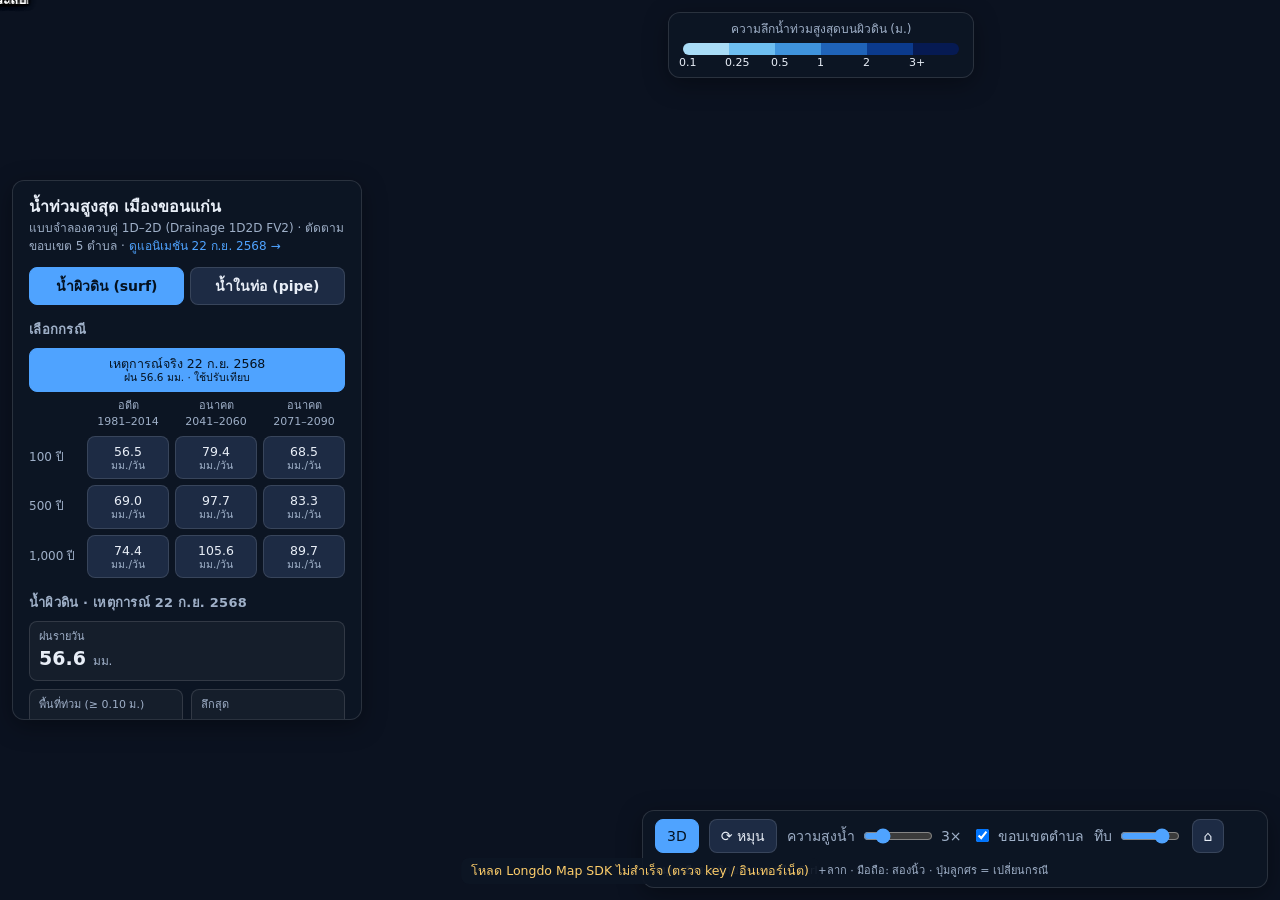
<file: index.html>
<!doctype html>
<html lang="th">
<head>
<meta charset="utf-8">
<meta name="viewport" content="width=device-width,initial-scale=1">
<title>น้ำท่วมสูงสุด ขอนแก่น · แบบจำลอง 1D–2D · ฝนออกแบบ SSP2-4.5</title>
<link rel="stylesheet" href="common.css">
<style>#view{bottom:12px}</style>
</head>
<body>
<div id="map"></div>

<aside id="side" class="panel">
  <button id="toggle" title="ย่อ/ขยาย">☰</button>
  <h1>น้ำท่วมสูงสุด เมืองขอนแก่น</h1>
  <div class="sub">แบบจำลองควบคู่ 1D–2D (Drainage 1D2D FV2) · ตัดตามขอบเขต 5 ตำบล · <a class="lnk" href="anim.html">ดูแอนิเมชัน 22 ก.ย. 2568 →</a></div>

  <div class="seg" id="lay"><button data-l="surf" class="on">น้ำผิวดิน (surf)</button><button data-l="pipe">น้ำในท่อ (pipe)</button></div>

  <h2>เลือกกรณี</h2>
  <div id="cases"></div>

  <h2 id="caseTitle">ผลน้ำท่วม</h2>
  <div class="kpis" id="kpis"></div>

  <h2>เทียบทุกกรณี</h2>
  <table>
    <thead><tr><th>กรณี</th><th>ฝน มม./วัน</th><th id="th1">ท่วม ตร.กม.</th><th class="barcell"></th></tr></thead>
    <tbody id="cTab"></tbody>
  </table>
  <div class="note">ฝนออกแบบรายวันจากการวิเคราะห์ Gumbel ของ IPSL-CM6A-LR ฉากทัศน์ SSP2-4.5 · กระจายเป็นรายชั่วโมงตามรูปแบบฝน 22 ก.ย. 2568 (8 ชม.) ·
    พื้นที่ท่วมนับเซลล์ที่ลึกตั้งแต่ 0.10 ม. · น้ำในท่อ = ระดับน้ำสูงสุดเหนือท้องท่อ (เกินความสูงท่อ = ท่อเต็ม มีแรงดัน) · จุดแดง = จุดระบายออก</div>
</aside>

<div id="cbar" class="panel">
  <div class="t" id="cbt" data-surf="ความลึกน้ำท่วมสูงสุดบนผิวดิน (ม.)" data-pipe="ระดับน้ำสูงสุดเหนือท้องท่อ (ม.)">–</div>
  <div class="sw" id="cbsw"></div>
  <div class="lb" id="cblb"></div>
</div>

<div id="view" class="panel">
  <button id="v3d" class="on" title="สลับมุมมอง 3D / 2D">3D</button>
  <button id="rot" title="หมุนกล้องอัตโนมัติ">⟳ หมุน</button>
  <label title="ความสูงของผิวน้ำเทียบความลึกจริง">ความสูงน้ำ <input id="hs" type="range" min="1" max="10" value="3" style="width:70px"> <span id="hsv">3×</span></label>
  <label><input id="tOn" type="checkbox" checked> ขอบเขตตำบล</label>
  <label>ทึบ <input id="opa" type="range" min="10" max="100" value="80" style="width:60px"></label>
  <button id="home" title="กลับมุมมองเริ่มต้น">⌂</button>
  <div class="hint">หมุน/เอียง: คลิกขวาลาก หรือ Ctrl+ลาก · มือถือ: สองนิ้ว · ปุ่มลูกศร = เปลี่ยนกรณี</div>
</div>
<div id="labels"></div>
<div id="msg"></div>

<script src="scenarios.js"></script>
<script src="tambon.js"></script>
<script src="pipe_geom.js"></script>
<script src="common.js"></script>
<script>
(function(){
const {st,$,fmt,msg,style,pipeFC,EMPTY} = window.KK;
const S = window.SCENARIOS, byId = Object.fromEntries(S.cases.map(c=>[c.id,c]));
const order = ['event','100H','100N','100F','500H','500N','500F','1000H','1000N','1000F'];
let cur = 'event'; const vecCache = {};

/* ---------- ปุ่มกรณี: แถว = คาบการเกิด, คอลัมน์ = ช่วงปี ---------- */
let h = `<button data-id="event" class="ev">เหตุการณ์จริง 22 ก.ย. 2568<small>ฝน 56.6 มม. · ใช้ปรับเทียบ</small></button>`;
h += `<div></div><div class="hd">อดีต<br>1981–2014</div><div class="hd">อนาคต<br>2041–2060</div><div class="hd">อนาคต<br>2071–2090</div>`;
['100','500','1000'].forEach(rp=>{ h += `<div class="rp">${fmt(+rp)} ปี</div>`;
  [...'HNF'].forEach(p=>{ const c=byId[rp+p]; h += `<button data-id="${rp+p}" class="${c.available?'':'na'}">${fmt(c.rain,1)}<small>มม./วัน</small></button>`; }); });
$('cases').innerHTML = h;
document.querySelectorAll('#cases button').forEach(b=>b.onclick=()=>select(b.dataset.id));

function kpi(l,v,u,d,w){ return `<div class="kpi${w?' wide':''}"><div class="l">${l}</div><div class="v">${fmt(v,d)} <small>${u}</small></div></div>`; }
function fill(){
  const c = byId[cur], surf = st.layer==='surf';
  document.querySelectorAll('#cases button').forEach(b=>b.classList.toggle('on',b.dataset.id===cur));
  $('caseTitle').textContent = (surf?'น้ำผิวดิน · ':'น้ำในท่อ · ') + c.label;
  const s = c.stats||{}, p = c.pstats||{};
  $('kpis').innerHTML = kpi('ฝนรายวัน', c.rain, 'มม.', 1, true) + (surf
    ? kpi('พื้นที่ท่วม (≥ 0.10 ม.)', s.wet,'ตร.กม.',1) + kpi('ลึกสุด', s.max,'ม.',2) + kpi('ลึก ≥ 0.5 ม.', s.wet50,'ตร.กม.',1)
      + kpi('ลึก ≥ 1.0 ม.', s.wet100,'ตร.กม.',1) + kpi('ลึกเฉลี่ย', s.mean,'ม.',2) + kpi('ปริมาตรน้ำท่วม', s.vol,'ล้าน ลบ.ม.',1)
    : kpi('น้ำในท่อเฉลี่ย', p.pmean,'ม.',2) + kpi('สูงสุด', p.pmax,'ม.',2) + kpi('เซลล์ท่อ > 2 ม.', p.p2,'%',1)
      + kpi('เซลล์ท่อ > 3 ม.', p.p3,'%',1));
  $('th1').textContent = surf ? 'ท่วม ตร.กม.' : 'ท่อ > 2 ม. %';
  const val = c2 => surf ? (c2.stats||{}).wet : (c2.pstats||{}).p2;
  const mx = Math.max(...order.map(id=>val(byId[id])||0));
  $('cTab').innerHTML = order.map(id=>{ const c2=byId[id], v=val(c2);
    const name = id==='event' ? '22 ก.ย. 2568' : `${fmt(+c2.rp)} ปี · ${({H:'อดีต',N:'2041–60',F:'2071–90'})[c2.per]}`;
    return `<tr data-id="${id}" class="${id===cur?'hl':''}"><td>${name}</td><td>${fmt(c2.rain,1)}</td><td>${fmt(v,1)}</td>`+
      `<td class="barcell"><div class="rbar${surf?'':' p'}" style="width:${100*(v||0)/mx}%"></div></td></tr>`; }).join('');
}
$('cTab').addEventListener('click',e=>{ const tr=e.target.closest('tr'); if(tr) select(tr.dataset.id); });

function loadVec(id){
  return new Promise((ok,no)=>{
    if(vecCache[id]) return ok(vecCache[id]);
    const t=document.createElement('script'); t.src='vec/surf_'+id+'.js';
    t.onload=()=> (window.FLOOD_VEC&&window.FLOOD_VEC[id]) ? ok(vecCache[id]=window.FLOOD_VEC[id]) : no('ไฟล์ว่าง');
    t.onerror=()=>no('ไม่พบ vec/surf_'+id+'.js');
    document.head.appendChild(t);
  });
}
function show(){
  const R = st.R; if(!R || !R.getSource('flood')) return;
  const c = byId[cur];
  R.getSource('pipe').setData(pipeFC(S.pipe[cur]||null));
  if(!c.available){ R.getSource('flood').setData(EMPTY); return; }
  msg('กำลังโหลดแผนที่น้ำท่วม…');
  loadVec(cur).then(fc=>{ if(cur!==c.id) return; R.getSource('flood').setData(fc); msg(''); }).catch(e=>msg('โหลดไม่ได้: '+e));
}
function select(id){ cur=id; fill(); show(); }
st.onReady = show; st.onLayer = fill;
document.addEventListener('keydown',e=>{
  if(e.target.tagName==='INPUT'&&e.target.type!=='range') return;
  const i=order.indexOf(cur);
  if(e.key==='ArrowRight'||e.key==='ArrowDown'){e.preventDefault(); select(order[(i+1)%order.length]);}
  if(e.key==='ArrowLeft'||e.key==='ArrowUp'){e.preventDefault(); select(order[(i-1+order.length)%order.length]);}
});
fill();
})();
</script>
</body>
</html>
</file>
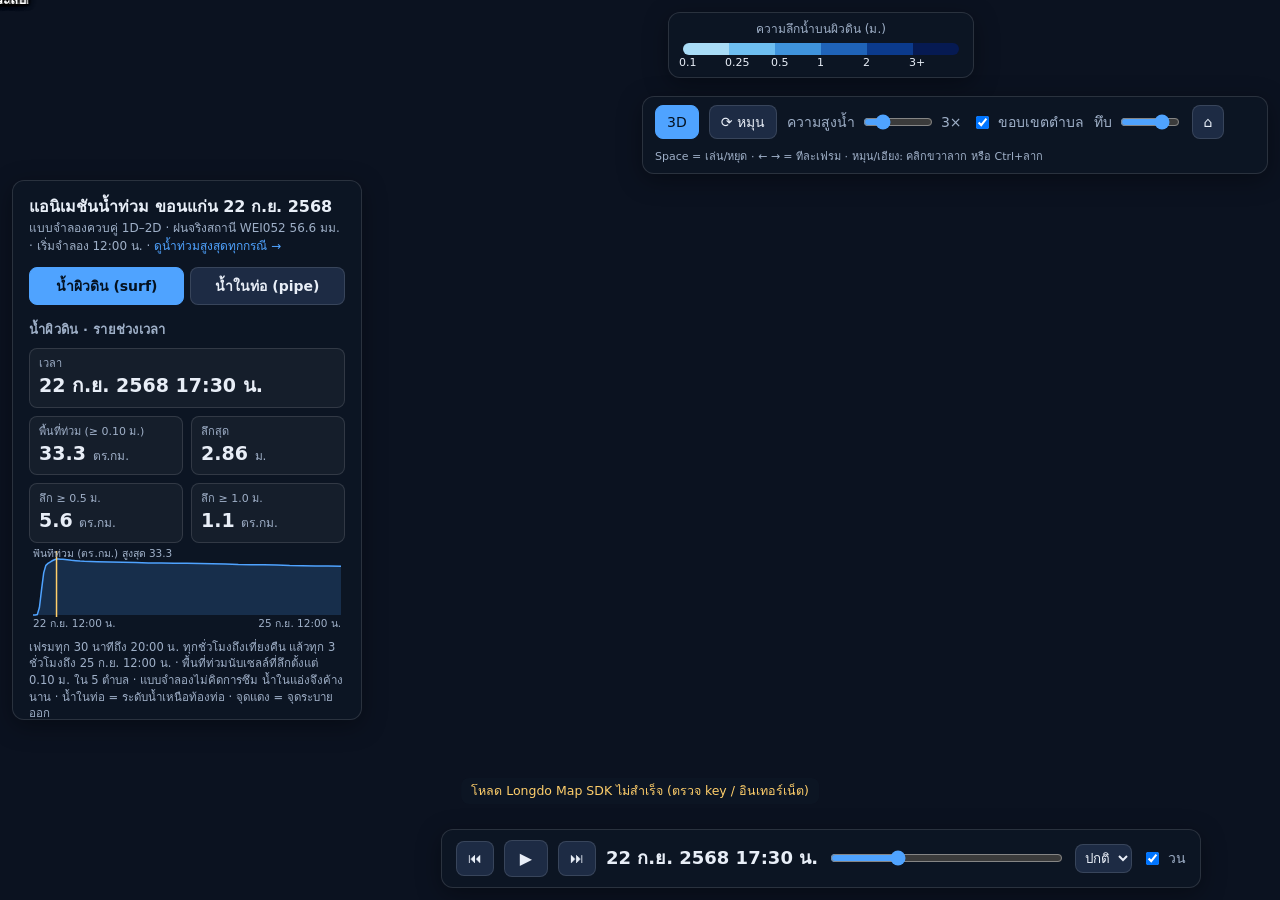
<file: anim.html>
<!doctype html>
<html lang="th">
<head>
<meta charset="utf-8">
<meta name="viewport" content="width=device-width,initial-scale=1">
<title>แอนิเมชันน้ำท่วม ขอนแก่น 22 ก.ย. 2568 · แบบจำลอง 1D–2D</title>
<link rel="stylesheet" href="common.css">
<style>
  #view{top:96px}
  #tbar{bottom:12px;left:calc(50% + var(--side)/2 + 6px);transform:translateX(-50%);width:min(760px,calc(100vw - var(--side) - 60px));padding:10px 14px;box-sizing:border-box}
  #tbar .row{display:flex;align-items:center;gap:10px}
  #tlabel{font-size:18px;font-weight:600;font-variant-numeric:tabular-nums;min-width:170px}
  #tbar input[type=range]{flex:1}
  #tbar select{background:#1d2b44;color:var(--fg);border:1px solid var(--line);border-radius:8px;padding:5px}
  #play{width:44px;font-size:16px}
  #spark{width:100%;height:80px;display:block;margin-top:6px;cursor:pointer}
  #msg{bottom:96px}
  @media (max-width:760px){ #tbar{left:12px;right:12px;width:auto;transform:none} #tlabel{min-width:0;font-size:14px} }
</style>
</head>
<body>
<div id="map"></div>

<aside id="side" class="panel">
  <button id="toggle" title="ย่อ/ขยาย">☰</button>
  <h1>แอนิเมชันน้ำท่วม ขอนแก่น 22 ก.ย. 2568</h1>
  <div class="sub">แบบจำลองควบคู่ 1D–2D · ฝนจริงสถานี WEI052 56.6 มม. · เริ่มจำลอง 12:00 น. · <a class="lnk" href="index.html">ดูน้ำท่วมสูงสุดทุกกรณี →</a></div>

  <div class="seg" id="lay"><button data-l="surf" class="on">น้ำผิวดิน (surf)</button><button data-l="pipe">น้ำในท่อ (pipe)</button></div>

  <h2 id="caseTitle">ผลรายช่วงเวลา</h2>
  <div class="kpis" id="kpis"></div>
  <canvas id="spark" title="คลิกเพื่อไปยังเวลานั้น"></canvas>

  <div class="note">เฟรมทุก 30 นาทีถึง 20:00 น. ทุกชั่วโมงถึงเที่ยงคืน แล้วทุก 3 ชั่วโมงถึง 25 ก.ย. 12:00 น. ·
    พื้นที่ท่วมนับเซลล์ที่ลึกตั้งแต่ 0.10 ม. ใน 5 ตำบล · แบบจำลองไม่คิดการซึม น้ำในแอ่งจึงค้างนาน ·
    น้ำในท่อ = ระดับน้ำเหนือท้องท่อ · จุดแดง = จุดระบายออก</div>
</aside>

<div id="cbar" class="panel">
  <div class="t" id="cbt" data-surf="ความลึกน้ำบนผิวดิน (ม.)" data-pipe="ระดับน้ำเหนือท้องท่อ (ม.)">–</div>
  <div class="sw" id="cbsw"></div>
  <div class="lb" id="cblb"></div>
</div>

<div id="view" class="panel">
  <button id="v3d" class="on" title="สลับมุมมอง 3D / 2D">3D</button>
  <button id="rot" title="หมุนกล้องอัตโนมัติ">⟳ หมุน</button>
  <label title="ความสูงของผิวน้ำเทียบความลึกจริง">ความสูงน้ำ <input id="hs" type="range" min="1" max="10" value="3" style="width:70px"> <span id="hsv">3×</span></label>
  <label><input id="tOn" type="checkbox" checked> ขอบเขตตำบล</label>
  <label>ทึบ <input id="opa" type="range" min="10" max="100" value="80" style="width:60px"></label>
  <button id="home" title="กลับมุมมองเริ่มต้น">⌂</button>
  <div class="hint">Space = เล่น/หยุด · ← → = ทีละเฟรม · หมุน/เอียง: คลิกขวาลาก หรือ Ctrl+ลาก</div>
</div>
<div id="tbar" class="panel">
  <div class="row">
    <button id="prev" title="ย้อน 1 เฟรม">⏮</button>
    <button id="play" title="เล่น/หยุด (Space)">▶</button>
    <button id="next" title="ถัดไป 1 เฟรม">⏭</button>
    <div id="tlabel">–</div>
    <input id="time" type="range" min="0" max="0" step="1" value="0">
    <select id="speed" title="ความเร็ว"><option value="1600">ช้า</option><option value="900" selected>ปกติ</option><option value="450">เร็ว</option></select>
    <label title="วนซ้ำ"><input id="loop" type="checkbox" checked> วน</label>
  </div>
</div>
<div id="labels"></div>
<div id="msg"></div>

<script src="scenarios.js"></script>
<script src="tambon.js"></script>
<script src="pipe_geom.js"></script>
<script src="anim_event.js"></script>
<script src="common.js"></script>
<script>
(function(){
const {st,$,fmt,msg,pipeFC,EMPTY} = window.KK;
const A = window.ANIM.event, F = A.frames;
const frameCache = new Map(); let fi = 0, playing = false, timer = null, reqId = 0;
$('time').max = F.length-1;

const TH_M=['ม.ค.','ก.พ.','มี.ค.','เม.ย.','พ.ค.','มิ.ย.','ก.ค.','ส.ค.','ก.ย.','ต.ค.','พ.ย.','ธ.ค.'];
function thTime(t){ const [d,h]=t.split(' '); const [y,m,dd]=d.split('-').map(Number); return `${dd} ${TH_M[m-1]} ${y+543} ${h} น.`; }
function kpi(l,v,u,d,w){ return `<div class="kpi${w?' wide':''}"><div class="l">${l}</div><div class="v">${fmt(v,d)} <small>${u}</small></div></div>`; }
function fill(){
  const f = F[fi], surf = st.layer==='surf';
  $('caseTitle').textContent = surf ? 'น้ำผิวดิน · รายช่วงเวลา' : 'น้ำในท่อ · รายช่วงเวลา';
  $('kpis').innerHTML = kpi('เวลา', null, '', 0, true).replace('–', thTime(f.time)) + (surf
    ? kpi('พื้นที่ท่วม (≥ 0.10 ม.)', f.wet,'ตร.กม.',1) + kpi('ลึกสุด', f.max,'ม.',2) + kpi('ลึก ≥ 0.5 ม.', f.wet50,'ตร.กม.',1) + kpi('ลึก ≥ 1.0 ม.', f.wet100,'ตร.กม.',1)
    : kpi('น้ำในท่อเฉลี่ย', f.pmean,'ม.',2) + kpi('สูงสุด', f.pmax,'ม.',2) + kpi('เซลล์ท่อ > 2 ม.', f.p2,'%',1) + kpi('เซลล์ท่อ > 3 ม.', f.p3,'%',1));
  drawSpark();
}
function loadFrame(i){
  const f = F[i], key = 'event/'+f.file;
  if(frameCache.has(key)) return Promise.resolve(frameCache.get(key));
  return new Promise((ok,no)=>{
    const done=()=>{ const d=window.FLOOD_FRAME&&window.FLOOD_FRAME[key]; if(!d) return no('ไม่พบ vec/anim_event/'+f.file+'.js');
      frameCache.set(key,d); delete window.FLOOD_FRAME[key]; if(frameCache.size>30) frameCache.delete(frameCache.keys().next().value); ok(d); };
    const t=document.createElement('script'); t.src='vec/anim_event/'+f.file+'.js';
    t.onload=()=>{ done(); t.remove(); }; t.onerror=()=>no('ไม่พบ vec/anim_event/'+f.file+'.js');
    document.head.appendChild(t);
  });
}
function show(){
  const R = st.R, my = ++reqId, i = fi;
  $('time').value = i; $('tlabel').textContent = thTime(F[i].time); fill();
  if(!R || !R.getSource('flood')) return Promise.resolve();
  R.getSource('pipe').setData(pipeFC(F[i].pv||null));
  if(st.layer!=='surf'){ for(let k=1;k<=2;k++) if(i+k<F.length) loadFrame(i+k).catch(()=>{}); return Promise.resolve(); }
  return loadFrame(i).then(fc=>{ if(my!==reqId) return; R.getSource('flood').setData(fc); msg('');
    for(let k=1;k<=2;k++) if(i+k<F.length) loadFrame(i+k).catch(()=>{}); }).catch(e=>msg(String(e)));
}
function setPlay(p){ playing=p; $('play').textContent=p?'❚❚':'▶'; clearTimeout(timer); if(p) tick(); }
function tick(){
  if(!playing) return;
  let n = fi+1; if(n>=F.length){ if(!$('loop').checked){ setPlay(false); return; } n=0; }
  fi=n; const t0=Date.now();
  show().then(()=>{ if(playing) timer=setTimeout(tick, Math.max(0, +$('speed').value-(Date.now()-t0))); });
}
$('play').onclick = ()=>setPlay(!playing);
$('prev').onclick = ()=>{ setPlay(false); fi=(fi-1+F.length)%F.length; show(); };
$('next').onclick = ()=>{ setPlay(false); fi=(fi+1)%F.length; show(); };
$('time').oninput = e=>{ setPlay(false); fi=+e.target.value; show(); };

/* ---------- กราฟเล็ก: พื้นที่ท่วม หรือ % ท่อเกิน 2 ม. ตามเวลา ---------- */
function drawSpark(){
  const c=$('spark'), dpr=window.devicePixelRatio||1, w=c.clientWidth, h=c.clientHeight;
  c.width=w*dpr; c.height=h*dpr; const g=c.getContext('2d'); g.scale(dpr,dpr); g.clearRect(0,0,w,h);
  const surf = st.layer==='surf', val = f => surf ? f.wet : f.p2, col = surf ? '#4fa3ff' : '#fdae61';
  const t = F.map(f=>new Date(f.time.replace(' ','T')).getTime()), t0=t[0], t1=t[t.length-1];
  const mx=Math.max(...F.map(val))||1, x=v=>4+(w-8)*(v-t0)/(t1-t0), y=v=>h-14-(h-24)*v/mx;
  g.fillStyle=surf?'rgba(79,163,255,.18)':'rgba(253,174,97,.18)'; g.beginPath(); g.moveTo(x(t0),y(0));
  F.forEach((f,i)=>g.lineTo(x(t[i]),y(val(f)))); g.lineTo(x(t1),y(0)); g.closePath(); g.fill();
  g.strokeStyle=col; g.lineWidth=1.5; g.beginPath(); F.forEach((f,i)=>i?g.lineTo(x(t[i]),y(val(f))):g.moveTo(x(t[i]),y(val(f)))); g.stroke();
  g.strokeStyle='#ffcf6b'; g.beginPath(); g.moveTo(x(t[fi]),2); g.lineTo(x(t[fi]),h-12); g.stroke();
  g.fillStyle='#9fb0c8'; g.font='10.5px system-ui'; g.textBaseline='bottom';
  g.fillText(surf ? 'พื้นที่ท่วม (ตร.กม.) สูงสุด '+fmt(mx,1) : 'เซลล์ท่อที่น้ำเกิน 2 ม. (%) สูงสุด '+fmt(mx,1), 4, 11);
  g.textBaseline='alphabetic'; g.fillText(thTime(F[0].time).replace(/ \d{4}/,''),4,h-2);
  const e=thTime(F[F.length-1].time).replace(/ \d{4}/,''); g.fillText(e,w-4-g.measureText(e).width,h-2);
}
$('spark').onclick = e=>{ const r=e.target.getBoundingClientRect(); setPlay(false);
  const t = F.map(f=>new Date(f.time.replace(' ','T')).getTime()), tt = t[0]+(t[t.length-1]-t[0])*(e.clientX-r.left-4)/(r.width-8);
  fi = t.reduce((b,v,i)=>Math.abs(v-tt)<Math.abs(t[b]-tt)?i:b,0); show(); };
window.addEventListener('resize', drawSpark);
document.addEventListener('keydown',e=>{
  if(e.target.tagName==='INPUT'&&e.target.type!=='range') return;
  if(e.code==='Space'){ e.preventDefault(); $('play').click(); }
  if(e.key==='ArrowRight'){ e.preventDefault(); $('next').click(); }
  if(e.key==='ArrowLeft'){ e.preventDefault(); $('prev').click(); }
});
st.onReady = show; st.onLayer = show;
fi = F.reduce((b,f,i)=>f.wet>F[b].wet?i:b,0);   // เริ่มที่เวลาท่วมมากที่สุด
show();
})();
</script>
</body>
</html>
</file>
<file: common.css>
:root{--bg:rgba(14,22,36,.92);--fg:#e8eef7;--mute:#9fb0c8;--acc:#4fa3ff;--line:rgba(255,255,255,.12);--side:350px}
html,body{margin:0;height:100%;background:#0b1220;color:var(--fg);font:14px/1.45 system-ui,"Noto Sans Thai","Sarabun",sans-serif}
#map{position:absolute;inset:0}
.panel{position:absolute;z-index:10;background:var(--bg);backdrop-filter:blur(6px);border:1px solid var(--line);border-radius:12px;box-shadow:0 6px 24px rgba(0,0,0,.35)}
#side{top:20vh;left:12px;height:60vh;width:var(--side);padding:14px 16px;overflow-y:auto;box-sizing:border-box}
#side h1{font-size:16px;margin:0 0 2px}
#side .sub{color:var(--mute);font-size:12px;margin-bottom:12px}
#side h2{font-size:13px;color:var(--mute);font-weight:600;margin:16px 0 8px;letter-spacing:.02em}
button{background:#1d2b44;color:var(--fg);border:1px solid var(--line);border-radius:8px;padding:6px 11px;font:inherit;cursor:pointer}
button:hover{border-color:var(--acc)}
button.on{background:var(--acc);color:#04111f;border-color:var(--acc)}
button.na{opacity:.45}
.seg{display:grid;grid-template-columns:1fr 1fr;gap:6px}
.seg button{padding:8px 4px;font-weight:600}
#cases{display:grid;grid-template-columns:52px repeat(3,1fr);gap:6px;align-items:stretch}
#cases .hd{color:var(--mute);font-size:11px;text-align:center;align-self:end}
#cases .rp{color:var(--mute);font-size:12px;align-self:center}
#cases button{padding:7px 2px;font-size:12.5px;line-height:1.2}
#cases button small{display:block;color:var(--mute);font-size:10.5px}
#cases button.on small{color:#04111f}
#cases button.ev{grid-column:1/-1}
.kpis{display:grid;grid-template-columns:1fr 1fr;gap:8px}
.kpi{background:rgba(255,255,255,.04);border:1px solid var(--line);border-radius:8px;padding:7px 9px}
.kpi .l{color:var(--mute);font-size:11px}
.kpi .v{font-size:19px;font-weight:600;font-variant-numeric:tabular-nums}
.kpi .v small{font-size:12px;font-weight:400;color:var(--mute)}
.kpi.wide{grid-column:1/-1}
table{width:100%;border-collapse:collapse;font-variant-numeric:tabular-nums}
td,th{padding:4px 2px;font-size:12px;text-align:right;white-space:nowrap}
th{color:var(--mute);font-weight:500;border-bottom:1px solid var(--line)}
td:first-child,th:first-child{text-align:left}
tr+tr td{border-top:1px solid rgba(255,255,255,.05)}
#cTab tr{cursor:pointer}
#cTab tr.hl td{color:#ffcf6b}
.barcell{width:70px}
.rbar{height:7px;border-radius:4px;background:linear-gradient(90deg,#6ebef0,#2f78c8)}
.rbar.p{background:linear-gradient(90deg,#a6dba0,#762a83)}
.note{color:var(--mute);font-size:11.5px;margin-top:10px}
#cbar{top:12px;left:calc(50% + var(--side)/2 + 6px);transform:translateX(-50%);padding:8px 14px 6px;text-align:center}
#cbar .t{font-size:12px;color:var(--mute);margin-bottom:5px}
#cbar .sw{display:flex}
#cbar .sw span{width:46px;height:12px}
#cbar .sw span:first-child{border-radius:6px 0 0 6px}
#cbar .sw span:last-child{border-radius:0 6px 6px 0}
#cbar .lb{display:flex;font-size:11px;font-variant-numeric:tabular-nums}
#cbar .lb span{width:46px;text-align:left;transform:translateX(-4px)}
#view{right:12px;padding:8px 12px;display:flex;gap:10px;align-items:center;flex-wrap:wrap;max-width:600px}
.hint{flex-basis:100%;color:var(--mute);font-size:11px}
label{color:var(--mute);display:flex;align-items:center;gap:6px}
input[type=range]{accent-color:var(--acc)}
#labels{position:absolute;inset:0;z-index:5;pointer-events:none;overflow:hidden}
.clab{position:absolute;transform:translate(-50%,-50%);white-space:nowrap;font-size:13px;font-weight:600;color:#fff;text-shadow:0 0 3px #000,0 0 6px #000,0 0 2px #000}
#msg{position:absolute;z-index:11;left:50%;bottom:16px;transform:translateX(-50%);color:#ffcf6b;font-size:12.5px;background:var(--bg);border-radius:8px;padding:4px 10px;display:none}
a.lnk{color:var(--acc);text-decoration:none}
#toggle{display:none}
@media (max-width:760px){
  :root{--side:calc(100vw - 24px)}
  #side{top:12px;height:auto;max-height:46vh}
  #side.min{max-height:52px;overflow:hidden}
  #toggle{display:inline-block;position:absolute;right:10px;top:10px;padding:2px 9px}
  #cbar{top:auto;bottom:140px;left:50%}
  #view{display:none}
}
</file>
